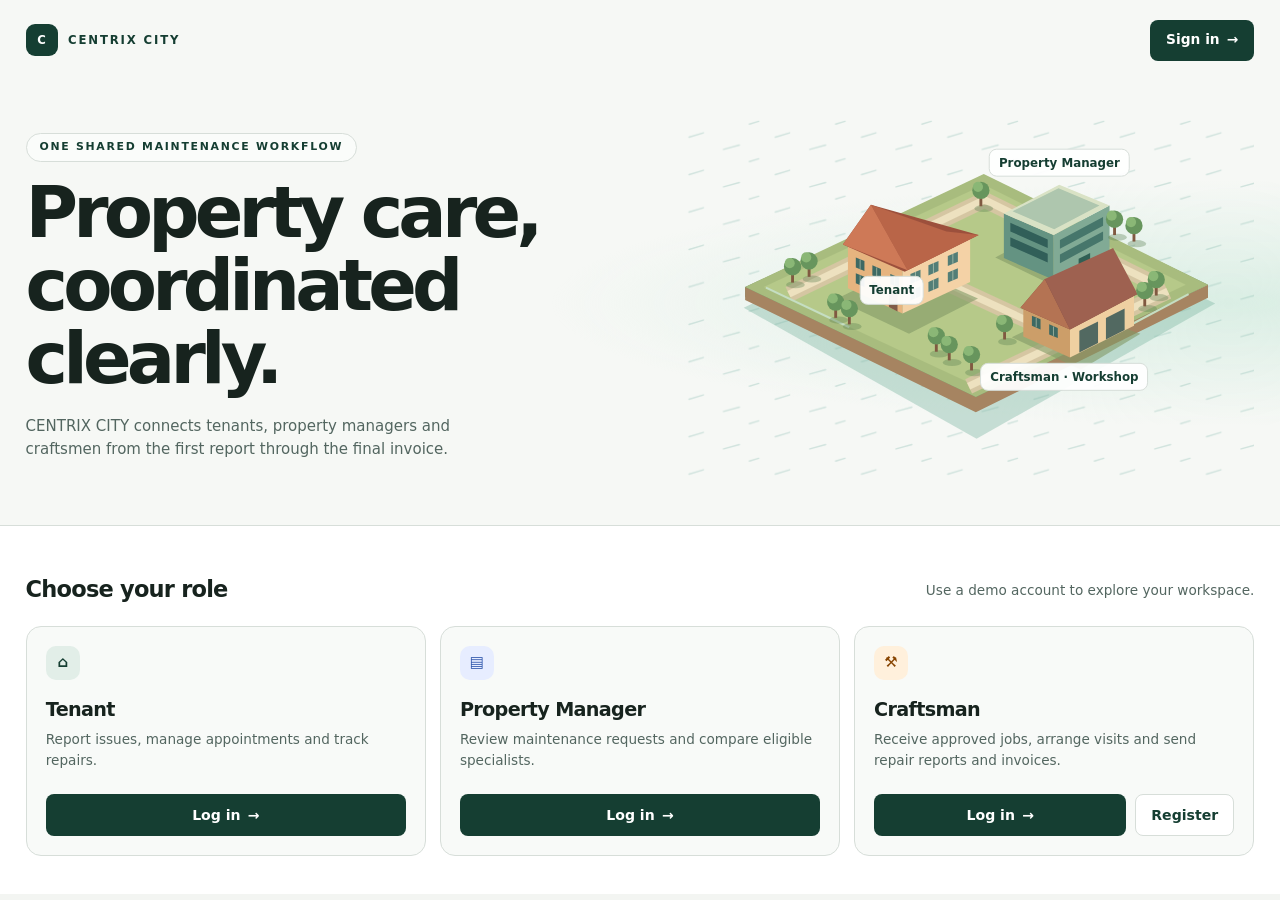
<file: index.html>
﻿<!doctype html>
<html lang="en"><head><meta charset="utf-8"><meta name="viewport" content="width=device-width,initial-scale=1"><title>Centrix City</title><link rel="stylesheet" href="/style.css"></head>
<body class="landing">
<header class="site-header"><a class="brand" href="/"><b aria-hidden="true">C</b>CENTRIX CITY</a><a class="primary" href="#sign-in">Sign in <span aria-hidden="true">→</span></a></header>
<main>
<section class="hero">
  <div class="intro"><p class="eyebrow">ONE SHARED MAINTENANCE WORKFLOW</p><h1>Property care,<br> coordinated clearly.</h1><p>CENTRIX CITY connects tenants, property managers and craftsmen from the first report through the final invoice.</p></div>
  <div class="map"><img src="/island.svg" alt="Centrix City’s apartment building, management office and workshop"><a class="pin home" href="/demo/login?role=tenant">Tenant</a><a class="pin hq" href="/demo/login?role=pm">Property Manager</a><a class="pin shop" href="/demo/login?role=partner">Craftsman · Workshop</a></div>
</section>
<section class="role-section" aria-labelledby="sign-in">
  <div class="role-heading"><h2 id="sign-in">Choose your role</h2><p>Use a demo account to explore your workspace.</p></div>
  <div class="account-grid">
    <article><span class="role-icon" aria-hidden="true">⌂</span><h3>Tenant</h3><p>Report issues, manage appointments and track repairs.</p><a class="primary" aria-label="Tenant log in" href="/demo/login?role=tenant">Log in <span aria-hidden="true">→</span></a></article>
    <article><span class="role-icon blue" aria-hidden="true">▤</span><h3>Property Manager</h3><p>Review maintenance requests and compare eligible specialists.</p><a class="primary" aria-label="Property Manager log in" href="/demo/login?role=pm">Log in <span aria-hidden="true">→</span></a></article>
    <article><span class="role-icon amber" aria-hidden="true">⚒</span><h3>Craftsman</h3><p>Receive approved jobs, arrange visits and send repair reports and invoices.</p><div class="role-actions"><a class="primary" aria-label="Craftsman log in" href="/demo/login?role=partner">Log in <span aria-hidden="true">→</span></a><a class="quiet" href="/demo/login?role=partner&amp;register=1#register">Register</a></div></article>
  </div>
</section>
</main></body></html>
</file>
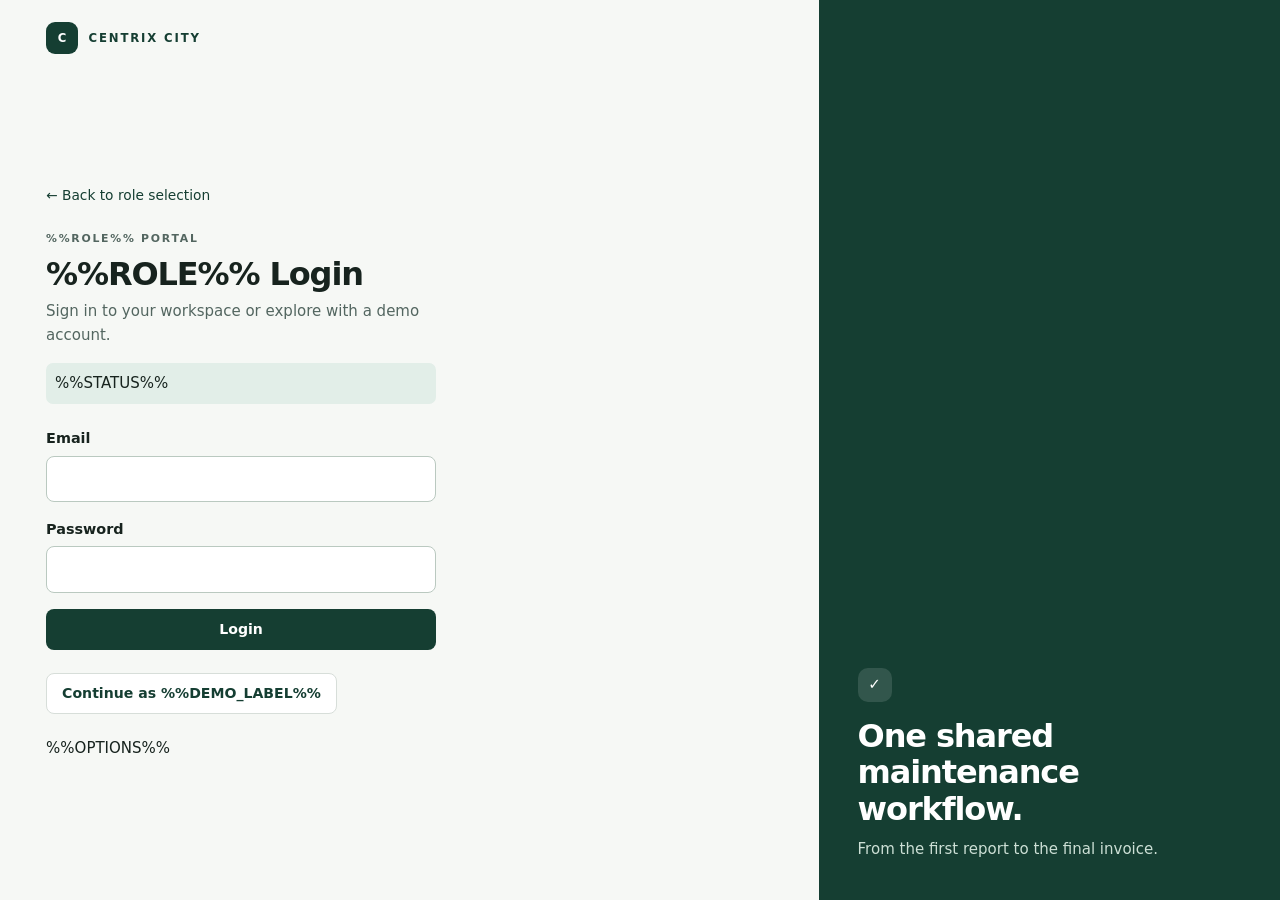
<file: login.html>
﻿<!doctype html>
<html lang="en"><head><meta charset="utf-8"><meta name="viewport" content="width=device-width,initial-scale=1"><title>%%ROLE%% sign-in · Centrix City</title><link rel="stylesheet" href="/style.css"></head>
<body class="signin">
<main class="signin-main">
  <a class="brand" href="/"><b aria-hidden="true">C</b>CENTRIX CITY</a>
  <section class="signin-form">
    <a class="back" href="/" aria-label="Back to role selection">← Back to role selection</a>
    <p class="eyebrow">%%ROLE%% PORTAL</p><h1>%%ROLE%% Login</h1><p class="muted">Sign in to your workspace or explore with a demo account.</p>
    <p class="signin-status" role="status">%%STATUS%%</p>
    <form action="/demo/login" method="post">
      <input type="hidden" name="role" value="%%KEY%%">
      <label>Email<input type="email" name="email" autocomplete="username" maxlength="160" required></label>
      <label>Password<input type="password" name="password" autocomplete="current-password" maxlength="128" required></label>
      <button class="primary">Login</button>
    </form>
    <form action="/demo/login" method="post">
      <input type="hidden" name="role" value="%%KEY%%">
      <button class="quiet" name="mode" value="demo">Continue as %%DEMO_LABEL%%</button>
    </form>
    %%OPTIONS%%
  </section>
</main>
<aside class="signin-aside"><div><span class="role-icon" aria-hidden="true">✓</span><h2>One shared maintenance workflow.</h2><p>From the first report to the final invoice.</p></div></aside>
</body></html>
</file>
<file: style.css>
*{box-sizing:border-box}
:root{color-scheme:light;--ink:#17231e;--green:#153e32;--muted:#536660;--page:#f3f5f2;--line:#d7ded9;--mint:#e2eee8;--white:#fff;--amber:#fff0dc;font-family:Inter,"Segoe UI",system-ui,sans-serif;color:var(--ink)}
body{margin:0;background:var(--page);font-size:15px;line-height:1.55}
a{color:var(--green)}button,input,textarea{font:inherit}button,summary{cursor:pointer}
:focus-visible{outline:3px solid #378065;outline-offset:3px}
h1,h2,h3,p{margin:0}h1,h2,h3{font-weight:630;line-height:1.15;letter-spacing:-.035em}
p+p{margin-top:.6rem}
.consent+.metrics{margin-top:1rem}
.brand{display:inline-flex;align-items:center;gap:.65rem;text-decoration:none;font-size:.73rem;letter-spacing:.16em;font-weight:800;white-space:nowrap;color:var(--green)}
.brand b{display:grid;place-items:center;background:var(--green);color:white;border-radius:9px;width:32px;height:32px;letter-spacing:0}
.site-header{display:flex;justify-content:space-between;align-items:center;padding:1.25rem max(2vw,20px);background:#f6f8f5}.site-header>a:last-child{font-size:.86rem;text-decoration:none}
.hero{display:grid;grid-template-columns:1.1fr 1fr;align-items:center;gap:1.25rem;min-height:390px;padding:2.3rem max(2vw,20px) 3rem;background:radial-gradient(ellipse at 96% 50%,#daeee4,transparent 39%),#f6f8f5;border-bottom:1px solid var(--line)}
.hero h1{font-size:clamp(2.6rem,5.6vw,6rem);line-height:1.02;margin:.9rem 0 1.2rem;letter-spacing:-.067em}.intro>p:last-child{max-width:31rem;color:var(--muted)}
.eyebrow{font-size:.68rem;letter-spacing:.16em;font-weight:700;color:var(--muted)}.hero .eyebrow{display:inline-block;border:1px solid var(--line);padding:.3rem .8rem;border-radius:30px;background:#ffffff70;color:var(--green)}
.map{position:relative;max-width:620px;justify-self:center;width:100%}.map img{width:100%;display:block}
.pin{position:absolute;transform:translate(-50%,-50%);font-size:.74rem;font-weight:650;text-decoration:none;background:#fffffff0;border:1px solid var(--line);border-radius:8px;padding:.25rem .55rem;white-space:nowrap}.pin.home{left:37%;top:48%}.pin.shop{left:67%;top:72%}
.pin.hq{left:66.125%;top:18.8%;transform:translate(-50%,calc(-100% - .5rem))}
.role-section{background:white;padding:3.2rem max(2vw,20px) 2.4rem}.role-heading{display:flex;justify-content:space-between;align-items:center;gap:1rem;margin-bottom:1.4rem}.role-heading p,.account-grid p,.muted{color:var(--muted)}.role-heading p{font-size:.85rem}
.account-grid,.providers,.metrics{display:grid;gap:.85rem;grid-template-columns:repeat(3,minmax(0,1fr))}
.account-grid article,.providers article,.metric,.outcome,.content,.account-box{border:1px solid var(--line);background:var(--white);border-radius:15px;padding:1.2rem}
.account-grid article{display:flex;flex-direction:column;align-items:flex-start;min-height:220px;background:#f8faf8}.account-grid h3{margin:1.2rem 0 .5rem;font-size:1.2rem}.account-grid p{font-size:.85rem;margin-bottom:1.45rem}.account-grid article>.primary,.role-actions{margin-top:auto;width:100%}.role-actions{display:flex;gap:.55rem}.role-actions .primary{flex:1}
.role-icon{display:inline-grid;place-items:center;width:34px;height:34px;border-radius:10px;background:var(--mint);color:var(--green);font-weight:700}.role-icon.blue{background:#e7edff;color:#3158ad}.role-icon.amber{background:var(--amber);color:#874400}
.primary,.quiet{display:inline-flex;justify-content:center;align-items:center;gap:.45rem;border:1px solid transparent;border-radius:8px;padding:.65rem .94rem;font-weight:650;font-size:.88rem;text-decoration:none;line-height:1.3}
.primary{background:var(--green);color:white}.primary:hover{background:#205543}.quiet{border-color:var(--line);background:#fff;color:var(--green)}.quiet:hover{background:var(--mint)}
.signin{display:grid;grid-template-columns:64% 36%;min-height:100dvh;background:#f6f8f5}.signin-main{display:flex;flex-direction:column;justify-content:center;position:relative;padding:5.8rem clamp(1.25rem,3.6vw,4rem) 3rem}.signin-main>.brand{position:absolute;top:1.35rem;left:clamp(1.25rem,3.6vw,4rem)}.signin-form{max-width:390px;width:100%}.back{display:inline-block;margin-bottom:1.5rem;font-size:.86rem;text-decoration:none}.signin-form h1{font-size:2rem;margin:.5rem 0}.signin-form form{margin:1.45rem 0}.signin-form form .primary{width:100%}.signin-status:empty{display:none}.signin-status{background:var(--mint);padding:.55rem;border-radius:7px;margin-top:1rem}.signin-aside{display:flex;align-items:flex-end;padding:clamp(1.5rem,3vw,4rem);background:var(--green);color:white}.signin-aside h2{margin:1rem 0 .65rem;font-size:clamp(1.5rem,2.5vw,2.4rem)}.signin-aside p{color:#ccdfd5}.signin-aside .role-icon{background:#ffffff20;color:white}#register:target{outline:2px solid #378065;outline-offset:5px}
.workspace{display:grid;grid-template-columns:185px minmax(0,1fr);grid-template-rows:auto 1fr;min-height:100dvh}.sidebar{grid-column:1;grid-row:1/3;display:flex;flex-direction:column;gap:2rem;position:sticky;top:0;height:100dvh;padding:1rem;background:#f9faf8;border-right:1px solid var(--line)}.sidebar nav a{display:block;padding:.55rem .65rem;text-decoration:none;font-size:.86rem;border-radius:8px;margin:.35rem 0}.sidebar nav a:hover,.sidebar nav a[aria-current]{background:var(--mint)}.account-box{margin-top:auto;padding:.7rem;font-size:.83rem}.account-box small{display:block;color:var(--muted)}.account-box form{margin-top:.65rem}.workspace-bar{grid-column:2;display:flex;align-items:center;justify-content:space-between;gap:.6rem;min-height:61px;padding:.6rem 1.3rem;border-bottom:1px solid var(--line);color:var(--muted);font-size:.87rem}.dashboard{grid-column:2;width:min(100%,1040px);justify-self:center;padding:2.1rem 1.4rem 3rem}.dashboard-title h1{font-size:clamp(1.8rem,4vw,2.55rem);margin:.2rem 0 .5rem}
.context{color:var(--muted);font-size:.88rem;margin:.55rem 0 1.2rem}.status{display:flex;align-items:center;justify-content:space-between;gap:.6rem;margin:1rem 0 .75rem}.status strong,.pill{font-size:.75rem;border-radius:20px;padding:.28rem .7rem;background:var(--mint);color:var(--green)}.metric span{display:block;color:var(--muted);font-size:.8rem}.metric strong{display:block;margin-top:.45rem;font-size:1.25rem}
.content{margin-top:1rem}.content h2{font-size:1.45rem;margin-bottom:.55rem}.content h3{margin:1rem 0 .5rem}.content p{margin:.65rem 0}.outcome{margin-top:.85rem;background:#f8faf8}.content.consent{background:var(--green);border-color:var(--green);color:white}.consent p{color:#d3e5db}.consent .primary{background:white;color:var(--green)}.consent [data-action=decline]{background:transparent;color:white;border-color:#88ac9c}.actions{display:flex;gap:.65rem;flex-wrap:wrap}
label{display:block;font-size:.9rem;font-weight:550}textarea,input{display:block;width:min(100%,42rem);margin:.4rem 0 1rem;padding:.68rem .75rem;border:1px solid #bac9c0;border-radius:8px;background:white;color:var(--ink)}textarea{min-height:6rem}details{margin-top:.85rem}summary{font-weight:650;color:var(--green)}#property-case>summary{padding:.85rem;border:1px solid var(--line);border-radius:9px;background:var(--mint)}pre{white-space:pre-wrap;overflow-wrap:anywhere;background:var(--page);padding:.85rem;border-radius:8px}blockquote{margin-left:0;padding-left:.8rem;border-left:3px solid #8eaf9c}#error{margin:.8rem 0;color:#9a3126}
@media(max-width:760px){.hero{grid-template-columns:1fr;min-height:auto;padding-top:2rem}.map{max-width:480px}.role-section{padding-top:2rem}.account-grid,.providers{grid-template-columns:1fr}.account-grid article{min-height:0}.role-heading{align-items:flex-start;flex-direction:column;gap:.35rem}.signin{grid-template-columns:1fr}.signin-aside{display:none}.workspace{grid-template-columns:minmax(0,1fr);grid-template-rows:auto auto 1fr}.sidebar{grid-column:1;grid-row:1;position:static;height:auto;flex-direction:row;align-items:center;justify-content:space-between;gap:.5rem;border-right:0;border-bottom:1px solid var(--line)}.sidebar nav,.account-box strong,.account-box small{display:none}.account-box,.account-box form{margin:0;padding:0;border:0;background:none}.workspace-bar,.dashboard{grid-column:1}.dashboard{padding:1.4rem 1rem}.metrics{grid-template-columns:repeat(2,minmax(0,1fr))}.metric{padding:.65rem}.status{flex-wrap:wrap}}
[hidden]{display:none!important}.property>summary{padding:.8rem;border:1px solid var(--line);border-radius:9px;background:var(--mint)}#active-tasks,#registrations{scroll-margin-top:1rem;margin-top:1.3rem}
.tenant-search{display:block}.tenant-search .sidebar{display:none}.tenant-search .dashboard{margin:auto;max-width:760px}.tenant-nav{display:flex;gap:1.1rem;font-size:.9rem}.tenant-search .tenant-nav{justify-content:flex-end}.search-card{margin:clamp(2rem,12vh,8rem) auto 2rem;text-align:center;max-width:620px}.search-card h2{font-size:clamp(2rem,5vw,3rem);margin:.8rem 0}.search-card form{margin-top:1.4rem}.search-card textarea{border-radius:24px;box-shadow:0 8px 24px #153e3214;min-height:96px;text-align:left}.search-card label{text-align:left}.repair-timeline{display:flex;flex-wrap:wrap;gap:.55rem;padding:0;list-style:none}.repair-timeline li{padding:.4rem .7rem;border:1px solid var(--line);border-radius:99px;font-size:.78rem}.repair-timeline .done{background:var(--mint)}.repair-timeline [aria-current]{background:var(--green);color:white;border-color:var(--green)}@media(max-width:760px){.workspace .sidebar nav .eyebrow{display:none}}
.search-logout{display:none}.tenant-search .search-logout{display:block}
.tenant-search{min-height:100dvh;background:radial-gradient(ellipse at 83% 40%,#c3e4d6 0,transparent 49%),radial-gradient(ellipse at 6% 93%,#e9d9be 0,transparent 45%),#f3f8f3}.tenant-search .workspace-bar{background:#ffffff90}.tenant-search .dashboard{max-width:920px}.tenant-nav{width:fit-content;margin:.7rem 0 1.5rem;padding:.28rem;gap:.3rem;border:1px solid #c1d5c9;border-radius:999px;background:#ffffffbe}.tenant-search .tenant-nav{margin-left:auto;margin-right:auto}.tenant-nav a{padding:.5rem 1rem;border-radius:999px;text-decoration:none;font-weight:650}.tenant-nav a[aria-current]{background:var(--green);color:white}.search-card{margin-top:clamp(2rem,8vh,6rem);max-width:650px;background:#ffffffb8;border:1px solid #fff;border-radius:28px;padding:clamp(1.3rem,4vw,3rem);box-shadow:0 18px 65px #153e3212}.search-card textarea{width:100%;background:white}.search-card .primary{border-radius:99px;padding:.75rem 1.5rem}.portfolio-content{background:transparent;border:none;padding:0;margin-top:2rem}.portfolio-heading{display:flex;justify-content:space-between;align-items:center;gap:1rem;margin-bottom:1rem}.portfolio-heading input{width:min(42%,230px);margin:0}.portfolio-card{position:relative;display:block;background:white;border:1px solid var(--line);border-radius:17px;padding:1.25rem;text-decoration:none}.portfolio-card:hover{border-color:#709b88}.portfolio-card h3{margin:.85rem 0 .2rem}.portfolio-card small,.case-list small{display:block;color:var(--muted)}.card-arrow{position:absolute;right:1.15rem;top:1.15rem}.property-counts{display:flex;gap:1.5rem;margin-top:1rem;padding-top:.85rem;border-top:1px solid var(--line);font-size:.8rem;color:var(--muted)}.property-counts b{color:var(--ink);display:block;font-size:1.15rem}.attention{display:inline-block;background:var(--amber);color:#804100;border-radius:99px;padding:.2rem .65rem;font-size:.75rem;font-weight:700;margin-top:.8rem}.case-list{background:white;border:1px solid var(--line);border-radius:14px;overflow:hidden;margin:.55rem 0 1rem}.case-list a{display:flex;align-items:center;justify-content:space-between;gap:.7rem;padding:.9rem 1rem;text-decoration:none}.case-list a+a{border-top:1px solid var(--line)}.case-list a:hover{background:#eaf3ed}.case-list a span:first-child{flex:1;min-width:0;overflow-wrap:anywhere}.case-list .pill{max-width:42%}
textarea{resize:vertical;max-width:100%;min-height:8rem}.search-card textarea{min-height:8rem}
.rating-card{margin:1.4rem 0 .4rem;padding:1.2rem 1.35rem;border:1px solid #cdded3;border-radius:16px;background:#f5faf6}.rating-card h3{margin:0}.rating-card fieldset{border:0;padding:0;margin:.65rem 0 1rem}.star-row{display:flex;gap:.35rem;width:fit-content}.star-choice{position:relative;cursor:pointer;font-size:1.8rem;line-height:1;padding:.35rem;color:#718a7b}.star-choice input{position:absolute;inset:0;width:100%;height:100%;margin:0;opacity:0;cursor:pointer}.star-choice:has(input:focus-visible){outline:2px solid #378065;border-radius:6px}.star-choice:has(input:checked),.star-choice:has(~.star-choice input:checked),.star-choice:hover,.star-choice:has(~.star-choice:hover),.rating-saved{color:#94601a}.rating-saved{font-size:1.6rem;letter-spacing:.08em}.sr-only{position:absolute;width:1px;height:1px;overflow:hidden;clip-path:inset(50%)}.appointment-card{display:flex;align-items:center;gap:1rem;margin-top:.8rem;padding:1rem;border:1px solid var(--line);border-radius:13px;text-decoration:none;background:#f8fbf8;color:var(--ink)}.appointment-card:hover{border-color:#709b88}.appointment-card>span:nth-child(2){flex:1}.appointment-card small{display:block;color:var(--muted)}.appointment-time{font-weight:650;white-space:nowrap}@media(max-width:600px){.appointment-card{flex-wrap:wrap}.appointment-time{white-space:normal}}
.request-back{display:inline-flex;align-items:center;gap:.5rem;margin-bottom:1rem;padding:.45rem .8rem;border:1px solid #cadad0;border-radius:9px;background:#f2f8f4;color:var(--green);font-size:.85rem;font-weight:650;text-decoration:none}.request-back:hover{background:var(--mint);border-color:#8cad9a}
.integration-card{margin:1.1rem 0;padding:1rem 1.2rem;border:1px solid #cbded2;border-left:4px solid #4e8069;border-radius:12px;background:#f3f8f4;text-align:left}.integration-card h3{margin:.65rem 0 .35rem}.unit-record dl{display:grid;grid-template-columns:minmax(5rem,auto) 1fr;gap:.45rem 1rem}.unit-record dt{font-weight:650}.unit-record dd{margin:0;overflow-wrap:anywhere}

.mobile-menu {display:none}
@media(max-width:760px) {
  .workspace .sidebar {flex-wrap:wrap;padding:.5rem .8rem;gap:.4rem}
  .sidebar .mobile-menu:not([hidden]) {display:block;margin-left:auto}

  .workspace .sidebar .mobile-menu:not([hidden])[aria-expanded="true"] + nav {display:flex;order:5;flex-basis:100%;flex-wrap:wrap}
  .workspace-bar {padding:.5rem .8rem;min-height:44px;flex-wrap:wrap}
  .pin {font-size:.7rem;padding:.25rem .4rem}
}
.voice-input {position:relative;margin:.4rem 0 .65rem}
.voice-input textarea {margin:0;padding-inline-end:4.5rem}
.voice-input .mic-button {position:absolute;inset-inline-end:1.15rem;bottom:1rem;display:grid;place-items:center;width:44px;height:44px;margin:0;padding:0;border-radius:50%;background:var(--mint);border-color:transparent}
.voice-input .mic-button:hover {background:#cce4d8}
.mic-button svg {display:block;width:22px;height:22px}
.voice-input .mic-button[aria-pressed="true"] {border-color:#af472c;background:#fff0dc}
.voice-note {margin-bottom:.85rem}
.voice-note,.voice-status,.slot-feedback {font-size:.85rem;text-align:left}
.voice-status:empty,.slot-feedback:empty {display:none}
.voice-status,.slot-feedback {color:var(--green);margin:.4rem 0 .8rem}
.voice-details {margin:1rem 0;padding:.75rem 1rem;background:var(--mint);border-radius:10px;text-align:left}
.intake-actions {display:flex;flex-wrap:wrap;justify-content:center;align-items:center;gap:.65rem;margin-top:.75rem}
.intake-actions button {margin:0;max-width:100%}

.notification-menu {position:relative}
#notification-link {position:relative;display:grid;place-items:center;width:44px;height:44px;padding:0;border-radius:50%}
#notification-link svg {width:21px;height:21px}
#notification-link[aria-expanded="true"] {background:var(--mint);border-color:#a8c7b8}
.notification-count {position:absolute;top:-4px;right:-5px;min-width:21px;height:21px;padding:0 .25rem;border:2px solid white;border-radius:999px;background:#a73928;color:white;font-size:.67rem;font-weight:750;line-height:17px;text-align:center}
.notification-panel {position:absolute;z-index:8;right:0;top:calc(100% + .65rem);width:min(23rem,calc(100vw - 2rem));background:white;border:1px solid var(--line);border-radius:17px;box-shadow:0 16px 40px #163b3326;color:var(--ink)}
.notification-header {display:flex;justify-content:space-between;align-items:center;gap:.75rem;padding:.75rem 1rem;border-bottom:1px solid var(--line)}
.notification-header h2 {font-size:1.06rem;letter-spacing:-.015em}
.notification-close {display:grid;place-items:center;width:36px;height:36px;padding:0;background:transparent;border:0;border-radius:50%;color:var(--muted);font-size:1.3rem;line-height:1}
.notification-close:hover {background:var(--mint);color:var(--green)}
.notification-list {list-style:none;margin:0;padding:.35rem;max-height:min(23rem,55vh);overflow:auto;overscroll-behavior:contain}
.notification-list li+li {border-top:1px solid var(--line)}
.notification-row {display:grid;grid-template-columns:1.5rem minmax(0,1fr) auto;align-items:start;gap:.6rem;padding:.75rem .65rem;border-radius:10px;color:var(--ink);text-decoration:none}
.notification-row:hover,.notification-row:focus-visible {background:#f0f7f3}
.notification-row:focus-visible {outline-offset:-2px}
.notification-row strong,.notification-row small {display:block;overflow-wrap:anywhere}
.notification-row strong {font-size:.88rem;line-height:1.35}
.notification-row small {display:-webkit-box;-webkit-box-orient:vertical;-webkit-line-clamp:2;overflow:hidden;margin-top:.22rem;color:var(--muted);font-size:.79rem;line-height:1.4}
.notification-mark,.notification-empty>span {display:grid;place-items:center;background:var(--mint);color:var(--green);border-radius:50%}
.notification-mark {width:1.5rem;height:1.5rem}
.notification-mark svg {width:16px;height:16px}
.notification-arrow {align-self:center;color:var(--muted);font-size:1.2rem}
.notification-empty {padding:1.5rem 1rem;text-align:center}
.notification-empty>span {width:2.4rem;height:2.4rem;margin:0 auto .65rem}
.notification-empty p {margin-top:.25rem;color:var(--muted);font-size:.82rem}
.job-group h3 {margin-bottom:.65rem}
.job-group .case-list {margin-bottom:0}
.job-metrics {margin-top:.8rem}
.account-box .account-switch {display:inline-flex;align-items:center;justify-content:space-between;gap:.35rem;width:100%;padding:.35rem .5rem;border-radius:7px;white-space:nowrap;font-size:.76rem;font-weight:650}
.account-switch span {color:var(--muted);font-size:.95rem}
.rating-card-saved {padding:1rem 1.2rem;background:#f8faf7}
.rating-card-saved h3 {font-size:1.05rem}
.rating-card-saved .rating-saved {display:flex;flex-wrap:wrap;gap:.15rem;margin-top:.35rem;line-height:1.2}
.rating-unfilled {color:#65786e}
@media(max-width:760px) {
  .workspace-bar {position:relative}
  .notification-menu {position:static}
  .notification-panel {right:.8rem;top:calc(100% + .4rem)}
}
</file>
